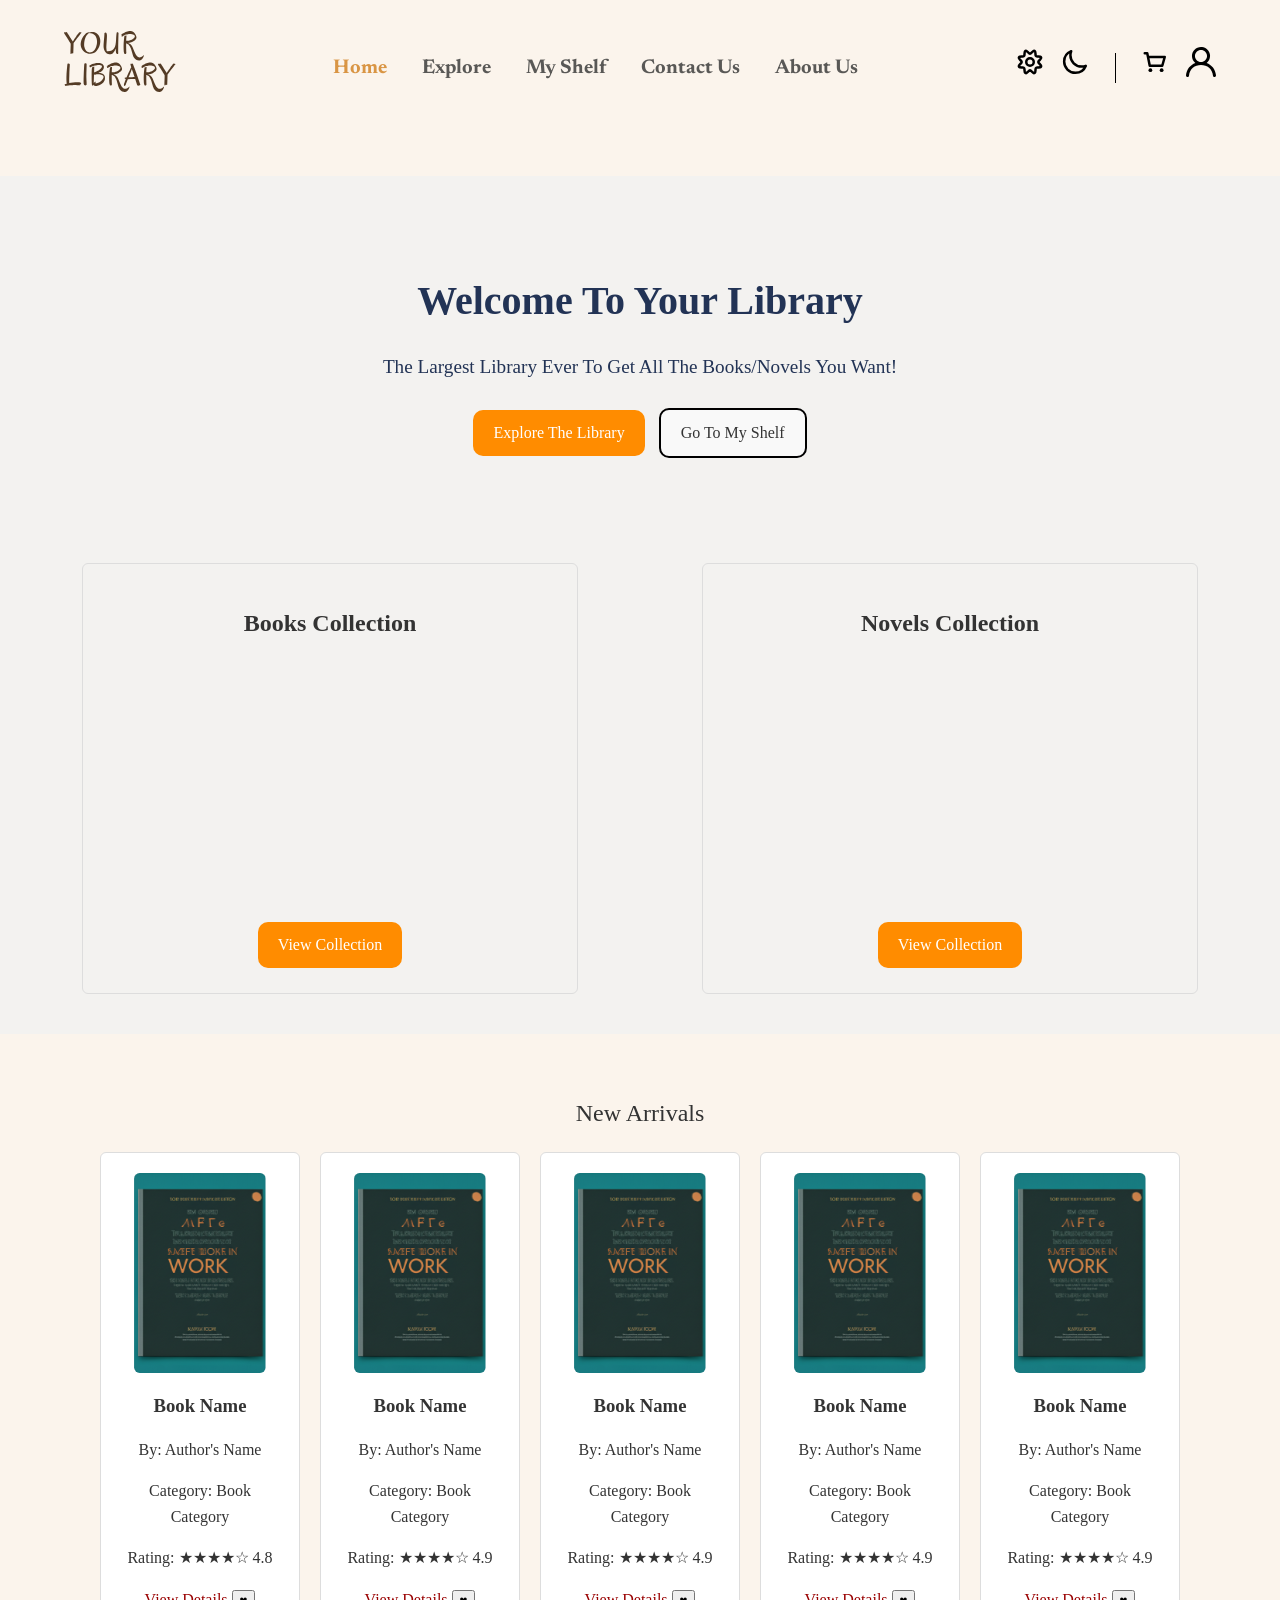
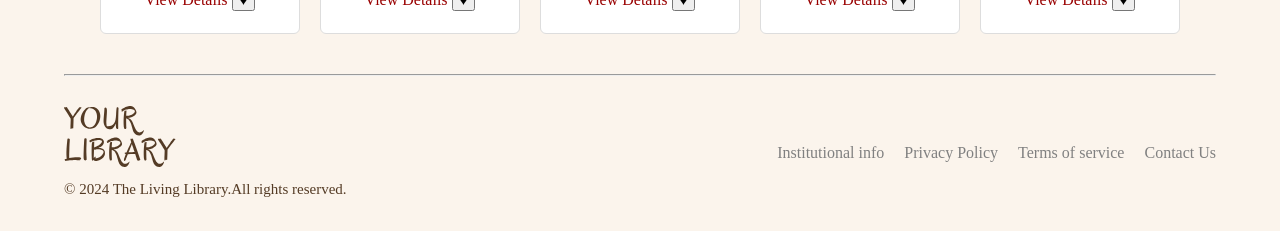
<file: index.html>
<!doctype html>
<html lang="en">
  <head>
    <meta charset="UTF-8" />
    <meta name="viewport" content="width=device-width, initial-scale=1.0" />

    <link
      rel="stylesheet"
      href="https://cdnjs.cloudflare.com/ajax/libs/font-awesome/6.5.0/css/all.min.css"
    />
    <link rel="stylesheet" href="styleYO.css" />
    <link id="theme-style" rel="stylesheet" href="style.css" />

    <title>YourLibrary|Home</title>
  </head>
  <body>
    <header class="head">
      <a href="#" class="logo"
        ><img src="../const/YOUR LIBRARY.svg" alt=""
      /></a>
      <div class="links">
        <a href="#" class="act">Home</a>
        <a href="EZZ/Explore.html">Explore</a>
        <a href="El-bara/myshelf.html">My Shelf</a>
        <a href="AD-co/Contact.html">Contact Us</a>
        <a href="Z/about.html">About Us</a>
      </div>
      <div class="search">
        <div class="li">
          <a
            class="whitemode"
            href="#"
            onclick="
              setTheme('light');
              return false;
            "
            ><img class="icon0" src="/const/sun-alt-svgrepo-com.svg" alt=""
          /></a>
          <a
            class="darkmode"
            href="#"
            onclick="
              setTheme('dark');
              return false;
            "
            ><img class="icon1" src="/const/moon-svgrepo-com.svg" alt=""
          /></a>
        </div>
        <hr />
        <div class="ri">
          <a href="../Omar/cart.html"
            ><img class="icon2" src="/const/cart-svgrepo-com (2).svg" alt=""
          /></a>
          <a href="../Essa/sign-in.html"
            ><img
              class="icon3"
              src="/const/profile-1341-svgrepo-com.svg"
              alt=""
          /></a>
        </div>
      </div>
    </header>
    <main>
      <section class="hero">
        <h1>Welcome To Your Library</h1>
        <p>The Largest Library Ever To Get All The Books/Novels You Want!</p>
        <div class="hero-buttons">
          <a href="#" class="btn">Explore The Library</a>

          <a
            href="#"
            class="btn"
            style="
              color: #333;
              background-color: #f9f9f9;
              border: 2px solid #000;
              border-radius: 10px;
              a:hover {
                background-color: #555555;
              }
              padding: 8px 12px;
              text-decoration: none;
            "
            >Go To My Shelf</a
          >
        </div>
      </section>

      <section class="collections">
        <div class="collection">
          <h2>Books Collection</h2>
          <div
            style="
              position: relative;
              padding-bottom: 56.25%;
              height: 0;
              overflow: hidden;
            "
            class="video-background"
          >
            <iframe
              width="100%"
              height="100%"
              src="https://www.youtube.com/embed/_pfE4FCAYZY?autoplay=1&mute=1&controls=0&showinfo=0&loop=1&playlist=_pfE4FCAYZY"
              title="Books video"
              style="
                position: absolute;
                top: 0;
                left: 0;
                width: 100%;
                height: 100%;
              "
              frameborder="0"
              allow="autoplay; fullscreen"
              allowfullscreen
            >
            </iframe>
          </div>
          <a href="#" class="btn">View Collection</a>
        </div>

        <div class="collection">
          <h2>Novels Collection</h2>
          <div
            style="
              position: relative;
              padding-bottom: 56.25%;
              height: 0;
              overflow: hidden;
            "
            class="video-background"
          >
            <iframe
              src="https://www.youtube.com/embed/ZgmhUR9oV00?autoplay=1&mute=1&controls=0&showinfo=0&loop=1&playlist=ZgmhUR9oV00"
              style="
                position: absolute;
                top: 0;
                left: 0;
                width: 100%;
                height: 100%;
              "
              frameborder="0"
              allow="autoplay; fullscreen"
              allowfullscreen
            >
            </iframe>
          </div>

          <a href="#" class="btn">View Collection</a>
        </div>
      </section>

      <section class="new-arrivals">
        <h2 style="text-align: center; font-family: lucida; font-weight: 100">
          New Arrivals
        </h2>
        <div class="cards">
          <div class="card">
            <img
              src="Overlay+Shadow.svg"
              width="150px"
              height="200px"
              alt="Book cover"
              class="book-img"
            />
            <!--Sample Image-->
            <h3>Book Name</h3>
            <p>By: Author's Name</p>
            <p>Category: Book Category</p>
            <p>Rating: ★★★★☆ 4.8</p>
            <a href="/AD-M/Books.html">View Details</a>
            <button class="wishlist-btn">♥</button>
          </div>

          <div class="card">
            <img
              src="Overlay+Shadow.svg"
              width="150px"
              height="200px"
              alt="Book cover"
              class="book-img"
            />
            <!--Sample Image-->
            <h3>Book Name</h3>
            <p>By: Author's Name</p>
            <p>Category: Book Category</p>
            <p>Rating: ★★★★☆ 4.9</p>
            <a href="/AD-M/Books.html">View Details</a>
            <button class="wishlist-btn">♥</button>
          </div>

          <div class="card">
            <img
              src="Overlay+Shadow.svg"
              width="150px"
              height="200px"
              alt="Book cover"
              class="book-img"
            />
            <!--Sample Image-->
            <h3>Book Name</h3>
            <p>By: Author's Name</p>
            <p>Category: Book Category</p>
            <p>Rating: ★★★★☆ 4.9</p>
            <a href="/AD-M/Books.html">View Details</a>
            <button class="wishlist-btn">♥</button>
          </div>

          <div class="card">
            <img
              src="Overlay+Shadow.svg"
              width="150px"
              height="200px"
              alt="Book cover"
              class="book-img"
            />
            <!--Sample Image-->
            <h3>Book Name</h3>
            <p>By: Author's Name</p>
            <p>Category: Book Category</p>
            <p>Rating: ★★★★☆ 4.9</p>
            <a href="/AD-M/Books.html">View Details</a>
            <button class="wishlist-btn">♥</button>
          </div>

          <div class="card">
            <img
              src="Overlay+Shadow.svg"
              width="150px"
              height="200px"
              alt="Book cover"
              class="book-img"
            />
            <!--Sample Image-->
            <h3>Book Name</h3>
            <p>By: Author's Name</p>
            <p>Category: Book Category</p>
            <p>Rating: ★★★★☆ 4.9</p>
            <a href="/AD-M/Books.html">View Details</a>
            <button class="wishlist-btn">♥</button>
          </div>
        </div>
      </section>
    </main>
    <hr class="c" />
    <footer class="foot">
      <div class="left">
        <img class="endimg" src="../const/YOUR LIBRARY.svg" alt="" />
        <p>© 2024 The Living Library.All rights reserved.</p>
      </div>
      <div class="right">
        <a href="#">Institutional info</a>
        <a href="#">Privacy Policy</a>
        <a href="#">Terms of service</a>
        <a href="../AD-co/Contact.html">Contact Us</a>
      </div>
    </footer>
    <script>
      function setTheme(theme) {
        let cssFile = document.getElementById("theme-style");

        if (theme === "light") {
          cssFile.href = "style.css";
        } else {
          cssFile.href = "dark.css";
        }

        /* save user's choice */
        localStorage.setItem("theme", theme);
      }

      /* load saved theme when page opens */
      window.onload = function () {
        let savedTheme = localStorage.getItem("theme");

        if (savedTheme) {
          document.getElementById("theme-style").href =
            savedTheme === "dark" ? "dark.css" : "style.css";
        }
      };
    </script>
    <script src="../script1.js"></script>
  </body>
</html>
</file>
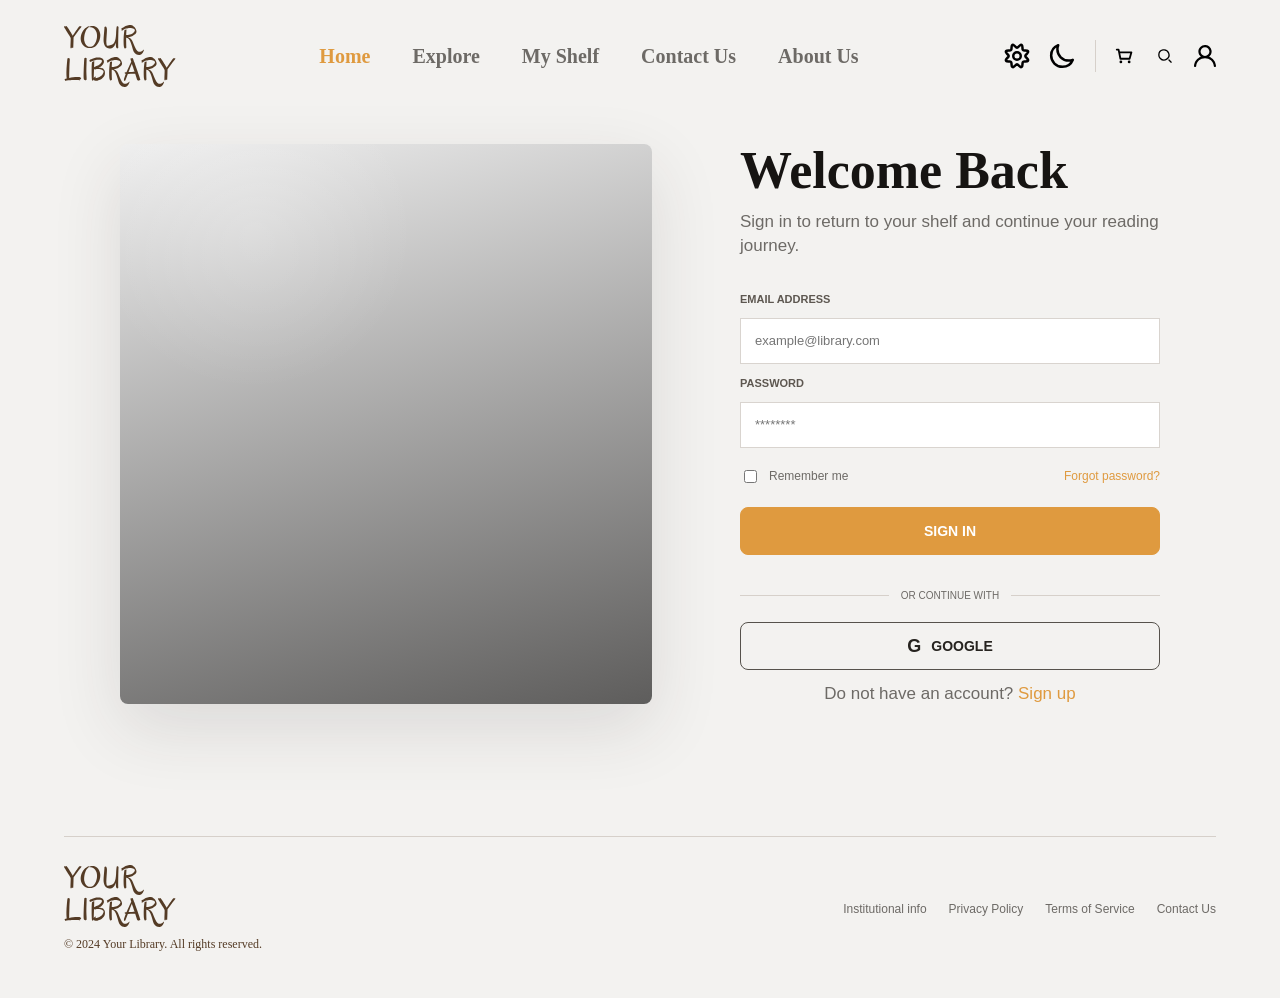
<file: Essa/sign-in.html>
<!doctype html>
<html lang="en">
  <head>
    <meta charset="UTF-8" />
    <meta name="viewport" content="width=device-width, initial-scale=1.0" />
    <link id="theme-style" rel="stylesheet" href="style.css" />
    <title>Sign In | Your Library</title>
  </head>
  <body class="account-page">
    <header class="head">
      <a class="logo" href="../Yo/index.html" aria-label="Your Library home">
        <img src="YOUR LIBRARY.svg" alt="Your Library" />
      </a>

      <nav class="links" aria-label="Main navigation">
        <a href="../index.html" class="act">Home</a>
        <a href="../EZZ/Explore.html">Explore</a>
        <a href="../El-bara/myshelf.html">My Shelf</a>
        <a href="../AD-co/Contact.html">Contact Us</a>
        <a href="../Z/about.html">About Us</a>
      </nav>

      <div class="search">
        <div class="li" aria-label="Theme switcher">
          <button
            class="theme-btn"
            type="button"
            data-theme="light"
            aria-label="Light theme"
          >
            <img src="sun-alt-svgrepo-com.svg" alt="" />
          </button>
          <button
            class="theme-btn"
            type="button"
            data-theme="dark"
            aria-label="Dark theme"
          >
            <img src="moon-svgrepo-com.svg" alt="" />
          </button>
        </div>
        <span class="divider" aria-hidden="true"></span>
        <div class="ri">
          <a href="#" aria-label="Cart"
            ><img src="cart-svgrepo-com (2).svg" alt=""
          /></a>
          <a href="#" aria-label="Search"
            ><img src="search-svgrepo-com.svg" alt=""
          /></a>
          <a href="sign-in.html" aria-label="Profile"
            ><img src="profile-1341-svgrepo-com.svg" alt=""
          /></a>
        </div>
      </div>
    </header>

    <main class="account-main">
      <section class="account-visual" aria-label="Library preview"></section>

      <section class="account-panel" aria-labelledby="signin-title">
        <h1 id="signin-title">Welcome Back</h1>
        <p>
          Sign in to return to your shelf and continue your reading journey.
        </p>

        <form class="account-form" action="#" method="post">
          <label for="login-email">Email Address</label>
          <input
            id="login-email"
            name="email"
            type="email"
            placeholder="example@library.com"
            autocomplete="email"
            required
          />

          <label for="login-password">Password</label>
          <input
            id="login-password"
            name="password"
            type="password"
            placeholder="********"
            autocomplete="current-password"
            required
          />

          <div class="form-row">
            <label class="check-row compact" for="remember">
              <input id="remember" name="remember" type="checkbox" />
              <span>Remember me</span>
            </label>
            <a href="#">Forgot password?</a>
          </div>

          <button class="primary-btn account-submit" type="submit">
            Sign In
          </button>

          <div class="or-line"><span>Or continue with</span></div>

          <button class="google-btn" type="button">
            <span>G</span>
            Google
          </button>
        </form>

        <p class="account-switch">
          Do not have an account? <a href="sign-up.html">Sign up</a>
        </p>
      </section>
    </main>

    <hr class="c" />
    <footer class="foot">
      <div class="left">
        <img src="YOUR LIBRARY.svg" alt="Your Library" />
        <p>&copy; 2024 Your Library. All rights reserved.</p>
      </div>
      <div class="right">
        <a href="#">Institutional info</a>
        <a href="#">Privacy Policy</a>
        <a href="#">Terms of Service</a>
        <a href="../AD-co/Contact.html">Contact Us</a>
      </div>
    </footer>

    <script src="script.js"></script>
  </body>
</html>
</file>
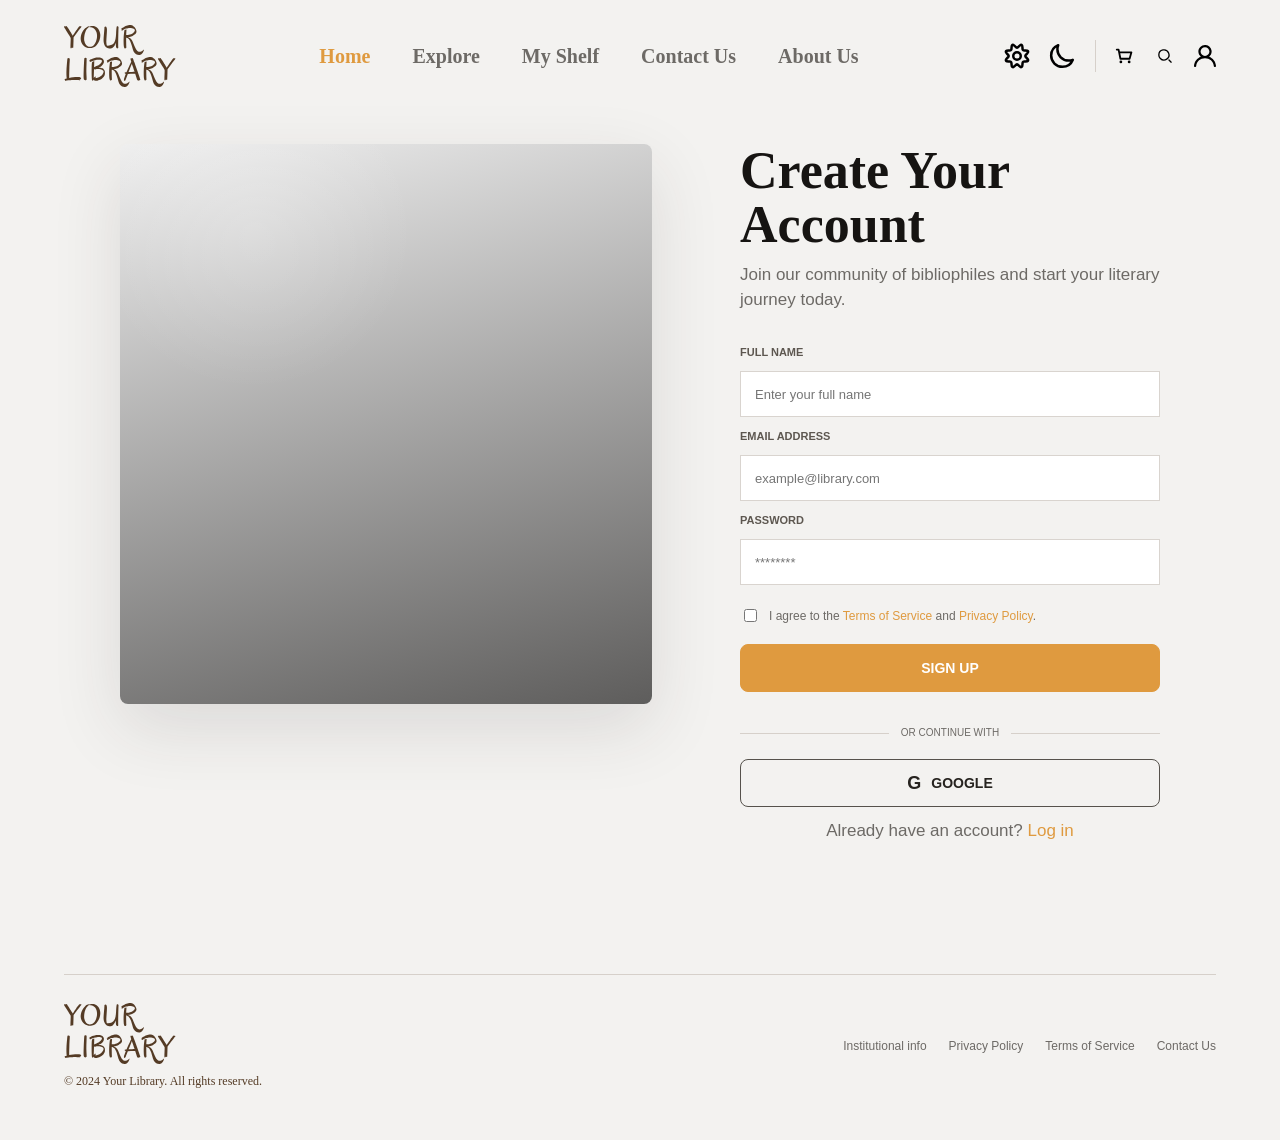
<file: Essa/sign-up.html>
<!doctype html>
<html lang="en">
  <head>
    <meta charset="UTF-8" />
    <meta name="viewport" content="width=device-width, initial-scale=1.0" />
    <link id="theme-style" rel="stylesheet" href="style.css" />
    <title>Create Account | Your Library</title>
  </head>
  <body class="account-page">
    <header class="head">
      <a class="logo" href="../Yo/index.html" aria-label="Your Library home">
        <img src="YOUR LIBRARY.svg" alt="Your Library" />
      </a>

      <nav class="links" aria-label="Main navigation">
        <a href="../index.html" class="act">Home</a>
        <a href="../EZZ/Explore.html">Explore</a>
        <a href="../El-bara/myshelf.html">My Shelf</a>
        <a href="../AD-co/Contact.html">Contact Us</a>
        <a href="../Z/about.html">About Us</a>
      </nav>

      <div class="search">
        <div class="li" aria-label="Theme switcher">
          <button
            class="theme-btn"
            type="button"
            data-theme="light"
            aria-label="Light theme"
          >
            <img src="sun-alt-svgrepo-com.svg" alt="" />
          </button>
          <button
            class="theme-btn"
            type="button"
            data-theme="dark"
            aria-label="Dark theme"
          >
            <img src="moon-svgrepo-com.svg" alt="" />
          </button>
        </div>
        <span class="divider" aria-hidden="true"></span>
        <div class="ri">
          <a href="#" aria-label="Cart"
            ><img src="cart-svgrepo-com (2).svg" alt=""
          /></a>
          <a href="#" aria-label="Search"
            ><img src="search-svgrepo-com.svg" alt=""
          /></a>
          <a href="sign-in.html" aria-label="Profile"
            ><img src="profile-1341-svgrepo-com.svg" alt=""
          /></a>
        </div>
      </div>
    </header>

    <main class="account-main">
      <section class="account-visual" aria-label="Library preview"></section>

      <section class="account-panel" aria-labelledby="signup-title">
        <h1 id="signup-title">Create Your Account</h1>
        <p>
          Join our community of bibliophiles and start your literary journey
          today.
        </p>

        <form class="account-form" action="#" method="post">
          <label for="full-name">Full Name</label>
          <input
            id="full-name"
            name="full-name"
            type="text"
            placeholder="Enter your full name"
            autocomplete="name"
            required
          />

          <label for="email">Email Address</label>
          <input
            id="email"
            name="email"
            type="email"
            placeholder="example@library.com"
            autocomplete="email"
            required
          />

          <label for="password">Password</label>
          <input
            id="password"
            name="password"
            type="password"
            placeholder="********"
            autocomplete="new-password"
            required
          />

          <label class="check-row" for="terms">
            <input id="terms" name="terms" type="checkbox" required />
            <span
              >I agree to the <a href="#">Terms of Service</a> and
              <a href="#">Privacy Policy</a>.</span
            >
          </label>

          <button class="primary-btn account-submit" type="submit">
            Sign Up
          </button>

          <div class="or-line"><span>Or continue with</span></div>

          <button class="google-btn" type="button">
            <span>G</span>
            Google
          </button>
        </form>

        <p class="account-switch">
          Already have an account? <a href="sign-in.html">Log in</a>
        </p>
      </section>
    </main>

    <hr class="c" />
    <footer class="foot">
      <div class="left">
        <img src="YOUR LIBRARY.svg" alt="Your Library" />
        <p>&copy; 2024 Your Library. All rights reserved.</p>
      </div>
      <div class="right">
        <a href="#">Institutional info</a>
        <a href="#">Privacy Policy</a>
        <a href="#">Terms of Service</a>
        <a href="../AD-co/Contact.html">Contact Us</a>
      </div>
    </footer>

    <script src="script.js"></script>
  </body>
</html>
</file>
<file: styleYO.css>
@import url("https://fonts.googleapis.com/css2?family=Newsreader:ital,opsz,wght@0,6..72,200..800;1,6..72,200..800&family=Poppins:wght@100;200;300;400;500;600;700;800;900&display=swap");
body {
  margin: 0;
  font-family: lucida;
  font-weight: 100;
  line-height: 1.6;
  background-color: #f3f2f0;
  color: #333;
}

a {
  text-decoration: none;
  color: #990000;
}

.btn {
  display: inline-block;
  padding: 10px 20px;
  margin: 5px;
  background: darkorange;
  color: #fff;
  border-radius: 10px;
}

.btn:hover {
  background-color: #555555;
}

nav {
  display: flex;
  justify-content: space-between;
  align-items: center;
}

.nav-links {
  list-style: none;
  display: flex;
  gap: 15px;
}

.nav-links li a {
  color: #fff;
}

.nav-icons span {
  margin-left: 10px;
  font-size: 18px;
  color: #fff;
}

.hero {
  text-align: center;
  padding: 60px 20px;
  background: #f3f2f0;
}

.hero h1 {
  font-size: 2.5em;
  margin-bottom: 10px;
  color: #223355;
}

.hero p {
  font-size: 1.2em;
  margin-bottom: 20px;
  color: #223355;
}

.collections {
  display: flex;
  justify-content: space-around;
  padding: 40px 20px;
  background: #f3f2f0;
}

.collection {
  text-align: center;
  border: 1px solid #ddd;
  padding: 20px;
  border-radius: 6px;
  width: 40%;
  background: #f3f2f0;
}

.new-arrivals {
  padding: 40px 20px;
}

.cards {
  display: flex;
  flex-wrap: wrap; /*remove this line for 1 row look*/
  gap: 20px;
  justify-content: center;
}

.card {
  background: #fff;
  border: 1px solid #ddd;
  border-radius: 6px;
  padding: 20px;
  width: 200px;
  text-align: center;
}

.card h3 {
  margin: 10px 0;
}

.video-background {
  position: relative;
  width: 100%;
  height: 250px;
  overflow: hidden;
}

.video-background iframe {
  position: absolute;
  top: 0;
  left: 0;
  width: 100%;
  height: 100%;
  pointer-events: none;
}
* {
  box-sizing: border-box;
}

body {
  background-color: #f3f2f0;
  margin: 0;
  display: flex;
  flex-direction: column;
  width: 100%;
  overflow-x: hidden;
}

.head {
  width: 100%;
  min-height: 136px;
  padding: 0 64px;
  display: flex;
  justify-content: space-between;
  align-items: center;
  gap: 20px;
  font-size: 21px;
  font-family: "Newsreader";
  margin-bottom: 8px;
}

.logo {
  flex-shrink: 0;
  overflow: hidden;
  padding-bottom: 20px;
}

.logo img {
  width: 112px;
  height: auto;
  padding-top: 20px;
}

.links {
  flex: 1;
  display: flex;
  justify-content: center;
  align-items: center;
  gap: 35px;
  font-weight: bold;
  font-family: "Newsreader", serif;
  font-size: 20px;
  height: max-content;
}

.links a {
  text-decoration: none;
  color: #595856;
  white-space: nowrap;
}

.links a:hover,
.links a:active {
  color: #d99544;
}

.bu {
  width: 1px;
}

.search {
  flex-shrink: 0;
  display: flex;
  gap: 25px;
  align-items: center;
  color: #434241;
}

.search a {
  text-decoration: none;
}

.search a img {
  width: 30px;
}

.li,
.ri {
  display: flex;
  align-items: center;
  gap: 15px;
}

.search hr {
  height: 30px;
  width: 1px;
  background: black;
  border: none;
}
.links .act {
  color: #d99544;
}
main {
  min-height: 1400px;
}

.c {
  width: calc(100% - 128px);
  margin: auto;
}

.foot {
  width: 100%;
  padding: 30px 64px;
  display: flex;
  justify-content: space-between;
  align-items: center;
}

.left {
  display: flex;
  flex-direction: column;
  gap: 10px;
}

.left img {
  width: 112px;
  height: auto;
}

.left p {
  margin: 0;
  color: #543b25;
  font-size: 15px;
}

.right {
  display: flex;
  gap: 20px;
  flex-wrap: wrap;
}

.right a {
  text-decoration: none;
  color: gray;
}
@media (max-width: 1024px) {
  .head {
    padding: 25px 30px;
    gap: 15px;
  }

  .links {
    gap: 20px;
    font-size: 18px;
  }

  .search a img {
    width: 25px;
  }

  .foot {
    padding: 25px 30px;
  }

  .c {
    width: calc(100% - 60px);
  }
}

@media (max-width: 768px) {
  .head {
    flex-direction: column;
    justify-content: center;
    text-align: center;
    padding: 25px 20px;
  }

  .logo {
    padding-bottom: 0;
  }

  .links {
    flex-wrap: wrap;
    gap: 15px;
    font-size: 17px;
  }

  .search {
    gap: 15px;
  }

  .foot {
    flex-direction: column;
    text-align: center;
    gap: 20px;
  }

  .right {
    justify-content: center;
  }

  .c {
    width: calc(100% - 40px);
  }
}
</file>
<file: style.css>
@import url('https://fonts.googleapis.com/css2?family=Newsreader:ital,opsz,wght@0,6..72,200..800;1,6..72,200..800&family=Poppins:wght@100;200;300;400;500;600;700;800;900&display=swap');
*{
    box-sizing: border-box;
}

body{
    background-color:#fbf4ec;
    margin:0;
    display:flex;
    flex-direction:column;
    width:100%;
    overflow-x:hidden;
}

.head{
    width:100%;
    min-height:136px;
    padding:0 64px;
    display:flex;
    justify-content:space-between;
    align-items:center;
    gap:20px;
    font-size:21px;
    font-family:'Newsreader';
    margin-bottom:40px;
    
}

.logo{
    flex-shrink:0;
    overflow:hidden;
    padding-bottom:20px;
}

.logo img{
    width:112px;
    height:auto;
    padding-top: 20px;
}

.links{
    flex:1;
    display:flex;
    justify-content:center;
    align-items:center;
    gap:35px;
    font-weight:bold;
    font-family:"Newsreader", serif;
    font-size: 20px;
    height: max-content;
}

.links a{
    text-decoration:none;
    color:#595856;
    white-space:nowrap;
}

.links a:hover,
.links a:active{
    color:#D99544;
}

.bu{
    width:1px;
}

.search{
    flex-shrink:0;
    display:flex;
    gap:25px;
    align-items:center;
    color:#434241;
}

.search a{
    text-decoration:none;
}

.search a img{
    width:30px;
}

.li,
.ri{
    display:flex;
    align-items:center;
    gap:15px;
}

.search hr{
    height:30px;
    width:1px;
    background:black;
    border:none;
}
.links .act{
    color: #D99544;
}


.c{
    width:calc(100% - 128px);
    margin:auto;
}

.foot{
    width:100%;
    padding:30px 64px;
    display:flex;
    justify-content:space-between;
    align-items:center;
}

.left{
    display:flex;
    flex-direction:column;
    gap:10px;
}

.left img{
    width:112px;
    height:auto;
}

.left p{
    margin:0;
    color:#543B25;
    font-size:15px;
}

.right{
    display:flex;
    gap:20px;
    flex-wrap:wrap;
}

.right a{
    text-decoration:none;
    color:gray;
}

@media (max-width:1024px){

    .head{
        padding:25px 30px;
        gap:15px;
    }

    .links{
        gap:20px;
        font-size:18px;
    }

    .search a img{
        width:25px;
    }

    .foot{
        padding:25px 30px;
    }

    .c{
        width:calc(100% - 60px);
    }
}

@media (max-width:768px){

    .head{
        flex-direction:column;
        justify-content:center;
        text-align:center;
        padding:25px 20px;
    }

    .logo{
        padding-bottom:0;
    }

    .links{
        flex-wrap:wrap;
        gap:15px;
        font-size:17px;
    }

    .search{
        gap:15px;
    }

    .foot{
        flex-direction:column;
        text-align:center;
        gap:20px;
    }

    .right{
        justify-content:center;
    }

    .c{
        width:calc(100% - 40px);
    }
}
</file>
<file: Essa/style.css>
@import url('https://fonts.googleapis.com/css2?family=Newsreader:ital,opsz,wght@0,6..72,200..800;1,6..72,200..800&family=Poppins:wght@100;200;300;400;500;600;700;800;900&display=swap');

* {
    box-sizing: border-box;
}

body {
    background-color: #fbf4ec;
    margin: 0;
    display: flex;
    flex-direction: column;
    width: 100%;
    overflow-x: hidden;
    min-height: 100vh;
}

.head {
    width: 100%;
    min-height: 136px;
    padding: 0 64px;
    display: flex;
    justify-content: space-between;
    align-items: center;
    gap: 20px;
    font-size: 21px;
    font-family: 'Newsreader';
    margin-bottom: 40px;
    background-color: white;
}

.logo {
    flex-shrink: 0;
    overflow: hidden;
    padding-bottom: 20px;
}

.logo img {
    width: 112px;
    height: auto;
    padding-top: 20px;
}

.links {
    flex: 1;
    display: flex;
    justify-content: center;
    align-items: center;
    gap: 35px;
    font-weight: bold;
    font-family: "Newsreader", serif;
    font-size: 20px;
}

.links a {
    text-decoration: none;
    color: #595856;
    white-space: nowrap;
}

.links a:hover,
.links a:active,
.links .act {
    color: #D99544;
}

.bu {
    width: 1px;
}

.search {
    flex-shrink: 0;
    display: flex;
    gap: 25px;
    align-items: center;
    color: #434241;
}

.search a {
    text-decoration: none;
}

.search a img {
    width: 30px;
}

.li,
.ri {
    display: flex;
    align-items: center;
    gap: 15px;
}

.search hr {
    height: 30px;
    width: 1px;
    background: black;
    border: none;
}

main {
    min-height: auto;
}

.c {
    width: calc(100% - 128px);
    margin: auto;
}

.foot {
    width: 100%;
    padding: 30px 64px;
    display: flex;
    justify-content: space-between;
    align-items: center;
    background-color: white;
}

.left {
    display: flex;
    flex-direction: column;
    gap: 10px;
}

.left img {
    width: 112px;
    height: auto;
}

.left p {
    margin: 0;
    color: #543B25;
    font-family: 'Poppins';
    font-size: 15px;
}

.right {
    display: flex;
    gap: 20px;
    flex-wrap: wrap;
}

.right a {
    text-decoration: none;
    color: gray;
}

@media (max-width: 1024px) {
    .head { padding: 25px 30px; gap: 15px; }
    .links { gap: 20px; font-size: 18px; }
    .search a img { width: 25px; }
    .foot { padding: 25px 30px; }
    .c { width: calc(100% - 60px); }
}

@media (max-width: 768px) {
    .head { flex-direction: column; justify-content: center; text-align: center; padding: 25px 20px; }
    .logo { padding-bottom: 0; }
    .links { flex-wrap: wrap; gap: 15px; font-size: 17px; }
    .search { gap: 15px; }
    .foot { flex-direction: column; text-align: center; gap: 20px; }
    .right { justify-content: center; }
    .c { width: calc(100% - 40px); }
}


/* account light */
body.account-page {
    --bg: #f3f2f0;
    --surface: #ffffff;
    --text: #26231f;
    --heading: #161412;
    --soft-color: #6d6a66;
    --label: #5d5750;
    --line: #d6d0ca;
    --soft-line: rgba(90, 79, 67, 0.14);
    --main-color: #df9a3f;
    --main-dark: #bb7933;
    --input-bg: #ffffff;
    --input-text: #26231f;
    --input-border: #d9d4cf;
    --button-border: #56524c;
    --toggle-bg: #55514c;
    --glass: rgba(255, 255, 255, 0.6);
    --preview-light: #ebe5de;
    --preview-dark: #b3aba1;
    --account-visual-top: #efefef;
    --account-visual-bottom: #5e5d5c;
    --footer-text: #543b25;
    --shadow: 0 24px 70px rgba(49, 45, 40, 0.12);
}

body.account-page * {
    box-sizing: border-box;
}

body.account-page {
    scroll-behavior: smooth;
    min-height: 100vh;
    margin: 0;
    background: var(--bg);
    color: var(--text);
    display: flex;
    flex-direction: column;
    overflow-x: hidden;
    font-family: "Poppins", sans-serif;
    justify-content: space-between;
}

body.account-page img {
    display: block;
    max-width: 100%;
}

body.account-page a {
    color: inherit;
}

body.account-page .head {
    width: 100%;
    min-height: 112px;
    padding: 24px 64px;
    margin-bottom: 0;
    background: transparent;
    display: flex;
    justify-content: space-between;
    align-items: center;
    gap: 24px;
    font-family: "Newsreader", serif;
}

body.account-page .logo {
    width: 112px;
    flex: 0 0 auto;
    overflow: visible;
    padding-bottom: 0;
}

body.account-page .logo img {
    width: 100%;
    height: auto;
    padding-top: 0;
}

body.account-page .links {
    flex: 1;
    display: flex;
    justify-content: center;
    align-items: center;
    gap: 42px;
    font-size: 20px;
    font-weight: 600;
}

body.account-page .links a {
    text-decoration: none;
    color: var(--soft-color);
    white-space: nowrap;
    transition: color 0.2s ease;
}

body.account-page .links a:hover,
body.account-page .links .act {
    color: var(--main-color);
}

body.account-page .search,
body.account-page .li,
body.account-page .ri {
    display: flex;
    align-items: center;
}

body.account-page .search {
    flex: 0 0 auto;
    gap: 18px;
}

body.account-page .li {
    gap: 15px;
}

body.account-page .theme-btn {
    width: 30px;
    height: 30px;
    padding: 0;
    border: 0;
    background: transparent;
    cursor: pointer;
    display: grid;
    place-items: center;
}

body.account-page .theme-btn.active {
    background: transparent;
}

body.account-page .theme-btn img {
    width: 30px;
    height: 30px;
    object-fit: contain;
}

body.account-page .ri {
    gap: 18px;
}

body.account-page .ri img {
    width: 22px;
    height: 22px;
    object-fit: contain;
}

body.account-page .divider {
    width: 1px;
    height: 32px;
    background: var(--line);
}

body.account-page .home-main {
    width: 1180px;
    max-width: calc(100% - 40px);
    margin: 0 auto;
    padding: 36px 0 80px;
}

body.account-page .hero {
    display: grid;
    grid-template-columns: 1fr 1fr;
    align-items: center;
    gap: 80px;
    min-height: 560px;
}

body.account-page .eyebrow {
    margin: 0 0 14px;
    color: var(--main-color);
    font-size: 14px;
    font-weight: 700;
    text-transform: uppercase;
}

body.account-page .hero h1,
body.account-page .account-panel h1 {
    margin: 0;
    font-family: "Newsreader", serif;
    font-weight: 700;
    line-height: 1.03;
    color: var(--heading);
}

body.account-page .hero h1 {
    max-width: 660px;
    font-size: 92px;
}

body.account-page .lead {
    max-width: 600px;
    margin: 22px 0 0;
    color: var(--soft-color);
    font-size: 22px;
    line-height: 1.55;
}

body.account-page .hero-actions {
    display: flex;
    flex-wrap: wrap;
    gap: 14px;
    margin-top: 32px;
}

/* ===== buttons ===== */
body.account-page .primary-btn,
body.account-page .secondary-btn,
body.account-page .google-btn {
    min-height: 48px;
    padding: 0 28px;
    border-radius: 8px;
    display: inline-flex;
    align-items: center;
    justify-content: center;
    gap: 10px;
    font-size: 14px;
    font-weight: 700;
    text-transform: uppercase;
    text-decoration: none;
    cursor: pointer;
    transition: transform 0.2s ease, background 0.2s ease, border-color 0.2s ease;
}

body.account-page .primary-btn {
    border: 1px solid var(--main-color);
    background: var(--main-color);
    color: #ffffff;
}

body.account-page .secondary-btn,
body.account-page .google-btn {
    border: 1px solid var(--button-border);
    background: transparent;
    color: var(--text);
}

body.account-page .primary-btn:hover,
body.account-page .secondary-btn:hover,
body.account-page .google-btn:hover {
    transform: translateY(-1px);
}

body.account-page .primary-btn:hover {
    background: var(--main-dark);
    border-color: var(--main-dark);
}

body.account-page .book-preview {
    min-height: 470px;
    padding: 40px;
    border-radius: 8px;
    background:
        linear-gradient(145deg, rgba(255, 255, 255, 0.18), transparent 42%),
        linear-gradient(160deg, var(--preview-light), var(--preview-dark));
    box-shadow: var(--shadow);
    display: grid;
    align-content: end;
    gap: 18px;
}

body.account-page .book-preview article,
body.account-page .feature-grid article {
    border: 1px solid var(--soft-line);
    background: var(--glass);
    border-radius: 8px;
    padding: 22px;
}

body.account-page .book-preview span {
    color: var(--main-color);
    font-size: 12px;
    font-weight: 700;
    text-transform: uppercase;
}

body.account-page .book-preview h2,
body.account-page .feature-grid h2 {
    margin: 8px 0;
    font-family: "Newsreader", serif;
    color: var(--heading);
}

body.account-page .book-preview p,
body.account-page .feature-grid p {
    margin: 0;
    color: var(--soft-color);
    line-height: 1.6;
}

body.account-page .feature-grid {
    display: grid;
    grid-template-columns: 1fr 1fr 1fr;
    gap: 18px;
    margin-top: 42px;
}

body.account-page .account-main {
    width: 1040px;
    max-width: calc(100% - 40px);
    margin: 0 auto;
    padding: 32px 0 96px;
    display: grid;
    grid-template-columns: 1fr 420px;
    align-items: start;
    gap: 88px;
    flex: 1;
}

body.account-page .account-visual {
    min-height: 560px;
    border-radius: 8px;
    background:
        radial-gradient(circle at 25% 15%, rgba(255, 255, 255, 0.2), transparent 26%),
        linear-gradient(165deg, var(--account-visual-top), var(--account-visual-bottom));
    box-shadow: var(--shadow);
}

body.account-page .account-panel h1 {
    font-size: 52px;
}

body.account-page .account-panel > p {
    margin: 12px 0 34px;
    color: var(--soft-color);
    font-size: 17px;
    line-height: 1.45;
}

/* ===== Form ===== */
body.account-page .account-form {
    display: flex;
    flex-direction: column;
    gap: 13px;
}

body.account-page .account-form label:not(.check-row) {
    color: var(--label);
    font-size: 11px;
    font-weight: 700;
    text-transform: uppercase;
}

body.account-page .account-form input[type="text"],
body.account-page .account-form input[type="email"],
body.account-page .account-form input[type="password"] {
    width: 100%;
    min-height: 46px;
    padding: 0 14px;
    border: 1px solid var(--input-border);
    background: var(--input-bg);
    color: var(--input-text);
    font-family: "Poppins", sans-serif;
    font-size: 13px;
    outline: none;
}

body.account-page .account-form input:focus {
    border-color: var(--main-color);
    box-shadow: 0 0 0 3px rgba(223, 154, 63, 0.18);
}

body.account-page .check-row {
    display: flex;
    align-items: center;
    gap: 9px;
    margin: 8px 0 6px;
    color: var(--soft-color);
    font-size: 12px;
    line-height: 1.5;
}

body.account-page .check-row.compact {
    margin: 0;
}

body.account-page .check-row input {
    flex: 0 0 auto;
    accent-color: var(--main-color);
}

body.account-page .check-row a,
body.account-page .account-switch a,
body.account-page .form-row a {
    color: var(--main-color);
    text-decoration: none;
}

body.account-page .account-submit,
body.account-page .google-btn {
    width: 100%;
}

body.account-page .or-line {
    position: relative;
    margin: 22px 0 8px;
    color: var(--soft-color);
    font-size: 10px;
    text-align: center;
    text-transform: uppercase;
}

body.account-page .or-line::before {
    content: "";
    position: absolute;
    top: 50%;
    left: 0;
    right: 0;
    height: 1px;
    background: var(--line);
}

body.account-page .or-line span {
    position: relative;
    padding: 0 12px;
    background: var(--bg);
}

body.account-page .google-btn {
    min-height: 48px;
}

body.account-page .google-btn span {
    font-size: 18px;
    line-height: 1;
}

body.account-page .account-switch {
    margin: 24px 0 0;
    color: var(--soft-color);
    font-size: 12px;
    text-align: center;
}

body.account-page .form-row {
    display: flex;
    align-items: center;
    justify-content: space-between;
    gap: 12px;
    color: var(--soft-color);
    font-size: 12px;
    margin: 6px 0 8px;
}

body.account-page .c {
    width: calc(100% - 128px);
    margin: auto auto 0;
    border: 0;
    border-top: 1px solid var(--line);
}

body.account-page .foot {
    width: 100%;
    padding: 28px 64px;
    background: transparent;
    display: flex;
    justify-content: space-between;
    align-items: center;
    gap: 24px;
}

body.account-page .left {
    display: flex;
    flex-direction: column;
    gap: 10px;
}

body.account-page .left img {
    width: 112px;
}

body.account-page .left p {
    margin: 0;
    color: var(--footer-text);
    font-size: 12px;
}

body.account-page .right {
    display: flex;
    gap: 22px;
    flex-wrap: wrap;
    justify-content: flex-end;
}

body.account-page .right a {
    color: var(--soft-color);
    font-size: 12px;
    text-decoration: none;
}

/* =====  pop up  ===== */
body.account-page .popup-backdrop {
    position: fixed;
    top: 0;
    left: 0;
    right: 0;
    bottom: 0;
    z-index: 1000;
    padding: 20px;
    background: rgba(20, 18, 16, 0.38);
    display: grid;
    place-items: center;
}

body.account-page .popup-box {
    width: 360px;
    max-width: 100%;
    padding: 28px;
    border: 1px solid var(--soft-line);
    border-radius: 8px;
    background: var(--bg);
    box-shadow: var(--shadow);
    text-align: center;
}

body.account-page .popup-box p {
    margin: 0 0 20px;
    color: var(--text);
    font-size: 16px;
    line-height: 1.5;
}

body.account-page .popup-btn {
    width: 100%;
}

/* ===== Responsive===== */
@media (max-width: 980px) {
    body.account-page .theme-btn,
    body.account-page .theme-btn img { width: 25px; height: 25px; }
    body.account-page .head { flex-wrap: wrap; justify-content: center; padding: 24px 30px; }
    body.account-page .logo { order: 1; }
    body.account-page .search { order: 2; margin-left: auto; }
    body.account-page .links { order: 3; flex-basis: 100%; flex-wrap: wrap; }
    body.account-page .hero,
    body.account-page .account-main { grid-template-columns: 1fr; }
    body.account-page .hero { min-height: auto; gap: 40px; }
    body.account-page .hero h1 { font-size: 64px; }
    body.account-page .lead { font-size: 18px; }
    body.account-page .account-main { width: 680px; max-width: calc(100% - 40px); padding-top: 18px; gap: 40px; }
    body.account-page .account-visual { min-height: 340px; }
    body.account-page .feature-grid { grid-template-columns: 1fr; }
}

@media (max-width: 640px) {
    body.account-page .head { min-height: auto; padding: 20px; gap: 18px; }
    body.account-page .logo { width: 96px; }
    body.account-page .search { width: 100%; justify-content: center; margin-left: 0; order: 3; }
    body.account-page .links { order: 2; gap: 13px 18px; font-size: 15px; }
    body.account-page .home-main,
    body.account-page .account-main { width: calc(100% - 28px); max-width: 680px; }
    body.account-page .home-main { padding-top: 22px; }
    body.account-page .hero h1 { font-size: 48px; }
    body.account-page .lead { font-size: 16px; }
    body.account-page .hero-actions,
    body.account-page .form-row { flex-direction: column; align-items: stretch; }
    body.account-page .primary-btn,
    body.account-page .secondary-btn { width: 100%; }
    body.account-page .book-preview,
    body.account-page .account-visual { min-height: 300px; }
    body.account-page .account-panel h1 { font-size: 36px; }
    body.account-page .foot { flex-direction: column; text-align: center; }
    body.account-page .left { align-items: center; }
    body.account-page .right { justify-content: center; gap: 12px 18px; }
}
</file>
